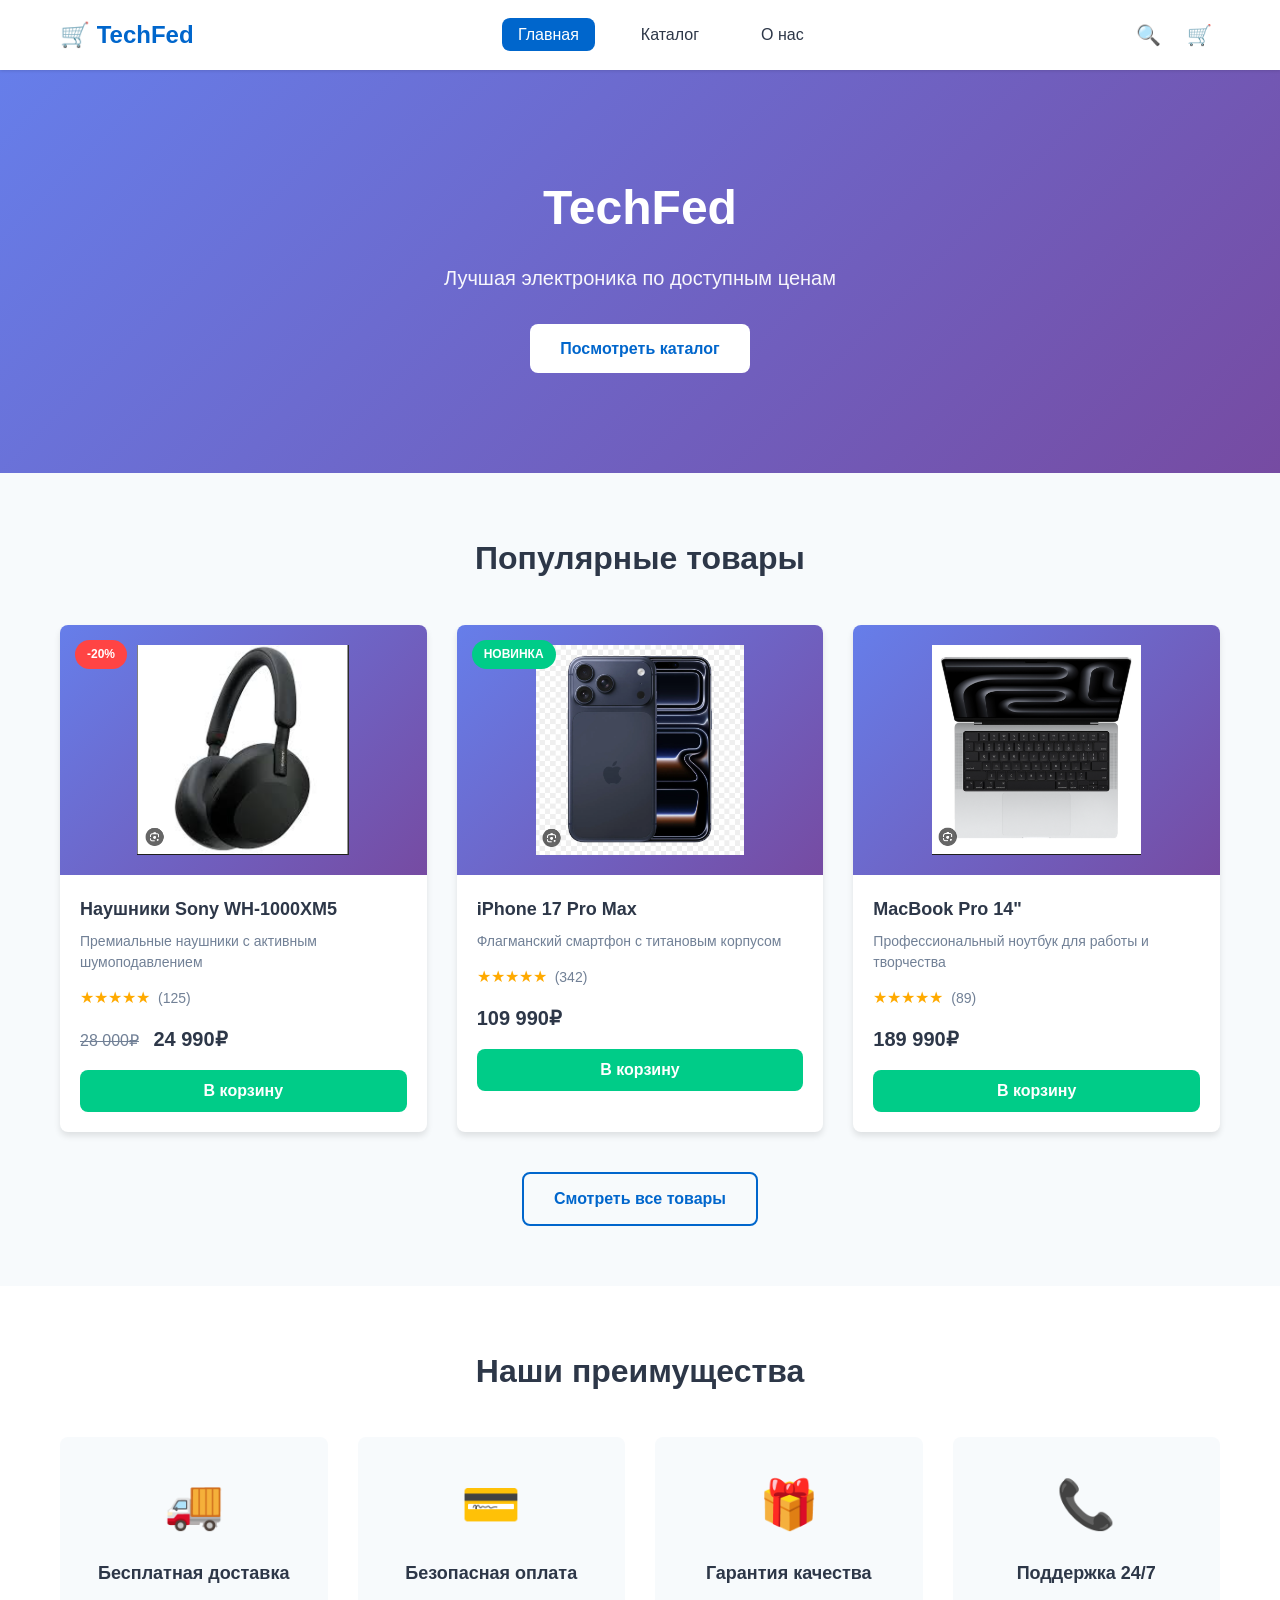
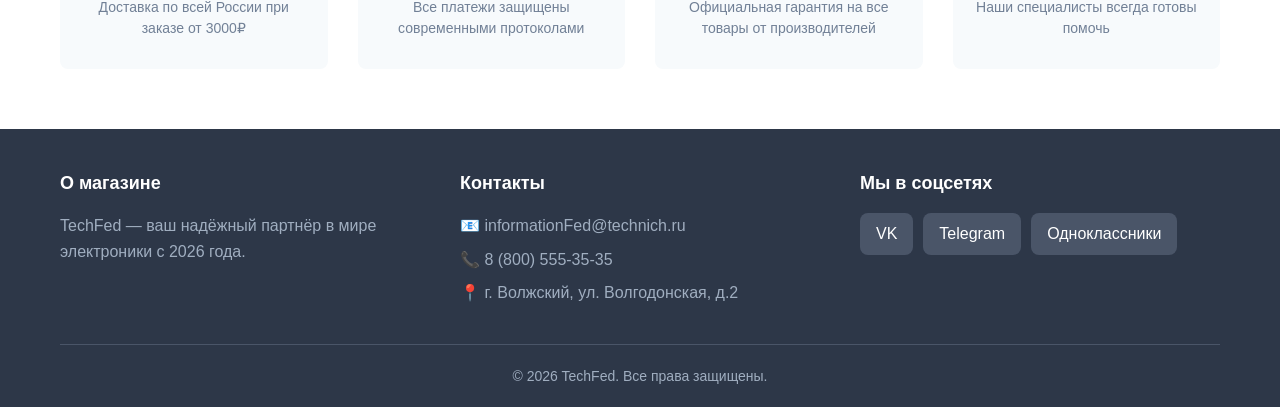
<file: index.html>
<!DOCTYPE html>
<html lang="ru">
<head>
    <meta charset="UTF-8">
    <meta name="viewport" content="width=device-width, initial-scale=1.0">
    <title>TechFed - Лучшая электроника по доступным ценам</title>
    <link rel="stylesheet" href="css/style.css">
</head>
<body>
    <header class="header">
        <div class="container header__container">
            <div class="header__logo">
                <a href="index.html">🛒 TechFed</a>
            </div>
            <nav class="header__nav">
                <ul class="nav__list">
                    <li><a href="index.html" class="nav__link active">Главная</a></li>
                    <li><a href="catalog.html" class="nav__link">Каталог</a></li>
                    <li><a href="about.html" class="nav__link">О нас</a></li>
                </ul>
            </nav>
            <div class="header__icons">
                <button class="icon-btn" aria-label="Поиск">🔍</button>
                <button class="icon-btn" aria-label="Корзина">🛒</button>
            </div>
        </div>
    </header>
    <section class="hero">
        <div class="container hero__content">
            <h1 class="hero__title">TechFed</h1>
            <p class="hero__subtitle">Лучшая электроника по доступным ценам</p>
            <a href="catalog.html" class="btn btn--primary">Посмотреть каталог</a>
        </div>
    </section>
    <section class="products-section">
        <div class="container">
            <h2 class="section-title">Популярные товары</h2>
            <div class="products-grid">
                <div class="product-card">
                    <div class="product-card__badge product-card__badge--sale">-20%</div>
                    <div class="product-card__image">
                        <img src="img/products/naushniki.png" alt="Наушники Sony WH-1000XM5">
                    </div>
                    <div class="product-card__content">
                        <h3 class="product-card__title">Наушники Sony WH-1000XM5</h3>
                        <p class="product-card__description">Премиальные наушники с активным шумоподавлением</p>
                        <div class="product-card__rating">
                            <span class="stars">★★★★★</span>
                            <span class="reviews">(125)</span>
                        </div>
                        <div class="product-card__price">
                            <span class="price-old">28 000₽</span>
                            <span class="price-current">24 990₽</span>
                        </div>
                        <button class="btn btn--success btn--full">В корзину</button>
                    </div>
                </div>
                <div class="product-card">
                    <div class="product-card__badge product-card__badge--new">НОВИНКА</div>
                    <div class="product-card__image">
                        <img src="img/products/iphone.png" alt="iPhone 17 Pro Max">
                    </div>
                    <div class="product-card__content">
                        <h3 class="product-card__title">iPhone 17 Pro Max</h3>
                        <p class="product-card__description">Флагманский смартфон с титановым корпусом</p>
                        <div class="product-card__rating">
                            <span class="stars">★★★★★</span>
                            <span class="reviews">(342)</span>
                        </div>
                        <div class="product-card__price">
                            <span class="price-current">109 990₽</span>
                        </div>
                        <button class="btn btn--success btn--full">В корзину</button>
                    </div>
                </div>

                <div class="product-card">
                    <div class="product-card__image">
                        <img src="img/products/MacBook.png" alt="MacBook Pro 14">
                    </div>
                    <div class="product-card__content">
                        <h3 class="product-card__title">MacBook Pro 14"</h3>
                        <p class="product-card__description">Профессиональный ноутбук для работы и творчества</p>
                        <div class="product-card__rating">
                            <span class="stars">★★★★★</span>
                            <span class="reviews">(89)</span>
                        </div>
                        <div class="product-card__price">
                            <span class="price-current">189 990₽</span>
                        </div>
                        <button class="btn btn--success btn--full">В корзину</button>
                    </div>
                </div>
            </div>
            <div class="text-center">
                <a href="catalog.html" class="btn btn--outline">Смотреть все товары</a>
            </div>
        </div>
    </section>
    <section class="advantages">
        <div class="container">
            <h2 class="section-title">Наши преимущества</h2>
            <div class="advantages-grid">
                <div class="advantage-card">
                    <div class="advantage-card__icon">🚚</div>
                    <h3 class="advantage-card__title">Бесплатная доставка</h3>
                    <p class="advantage-card__text">Доставка по всей России при заказе от 3000₽</p>
                </div>
                <div class="advantage-card">
                    <div class="advantage-card__icon">💳</div>
                    <h3 class="advantage-card__title">Безопасная оплата</h3>
                    <p class="advantage-card__text">Все платежи защищены современными протоколами</p>
                </div>
                <div class="advantage-card">
                    <div class="advantage-card__icon">🎁</div>
                    <h3 class="advantage-card__title">Гарантия качества</h3>
                    <p class="advantage-card__text">Официальная гарантия на все товары от производителей</p>
                </div>
                <div class="advantage-card">
                    <div class="advantage-card__icon">📞</div>
                    <h3 class="advantage-card__title">Поддержка 24/7</h3>
                    <p class="advantage-card__text">Наши специалисты всегда готовы помочь</p>
                </div>
            </div>
        </div>
    </section>
    <footer class="footer">
        <div class="container">
            <div class="footer__grid">
                <div class="footer__section">
                    <h3 class="footer__title">О магазине</h3>
                    <p class="footer__text">TechFed — ваш надёжный партнёр в мире электроники с 2026 года.</p>
                </div>
                <div class="footer__section">
                    <h3 class="footer__title">Контакты</h3>
                    <ul class="footer__contacts">
                        <li>📧 informationFed@technich.ru</li>
                        <li>📞 8 (800) 555-35-35</li>
                        <li>📍 г. Волжский, ул. Волгодонская, д.2</li>
                    </ul>
                </div>
                <div class="footer__section">
                    <h3 class="footer__title">Мы в соцсетях</h3>
                    <div class="social-links">
                        <a href="#" class="social-link">VK</a>
                        <a href="#" class="social-link">Telegram</a>
                        <a href="#" class="social-link">Одноклассники</a>
                    </div>
                </div>
            </div>
            <div class="footer__bottom">
                <p>&copy; 2026 TechFed. Все права защищены.</p>
            </div>
        </div>
    </footer>
</body>
</html>
</file>
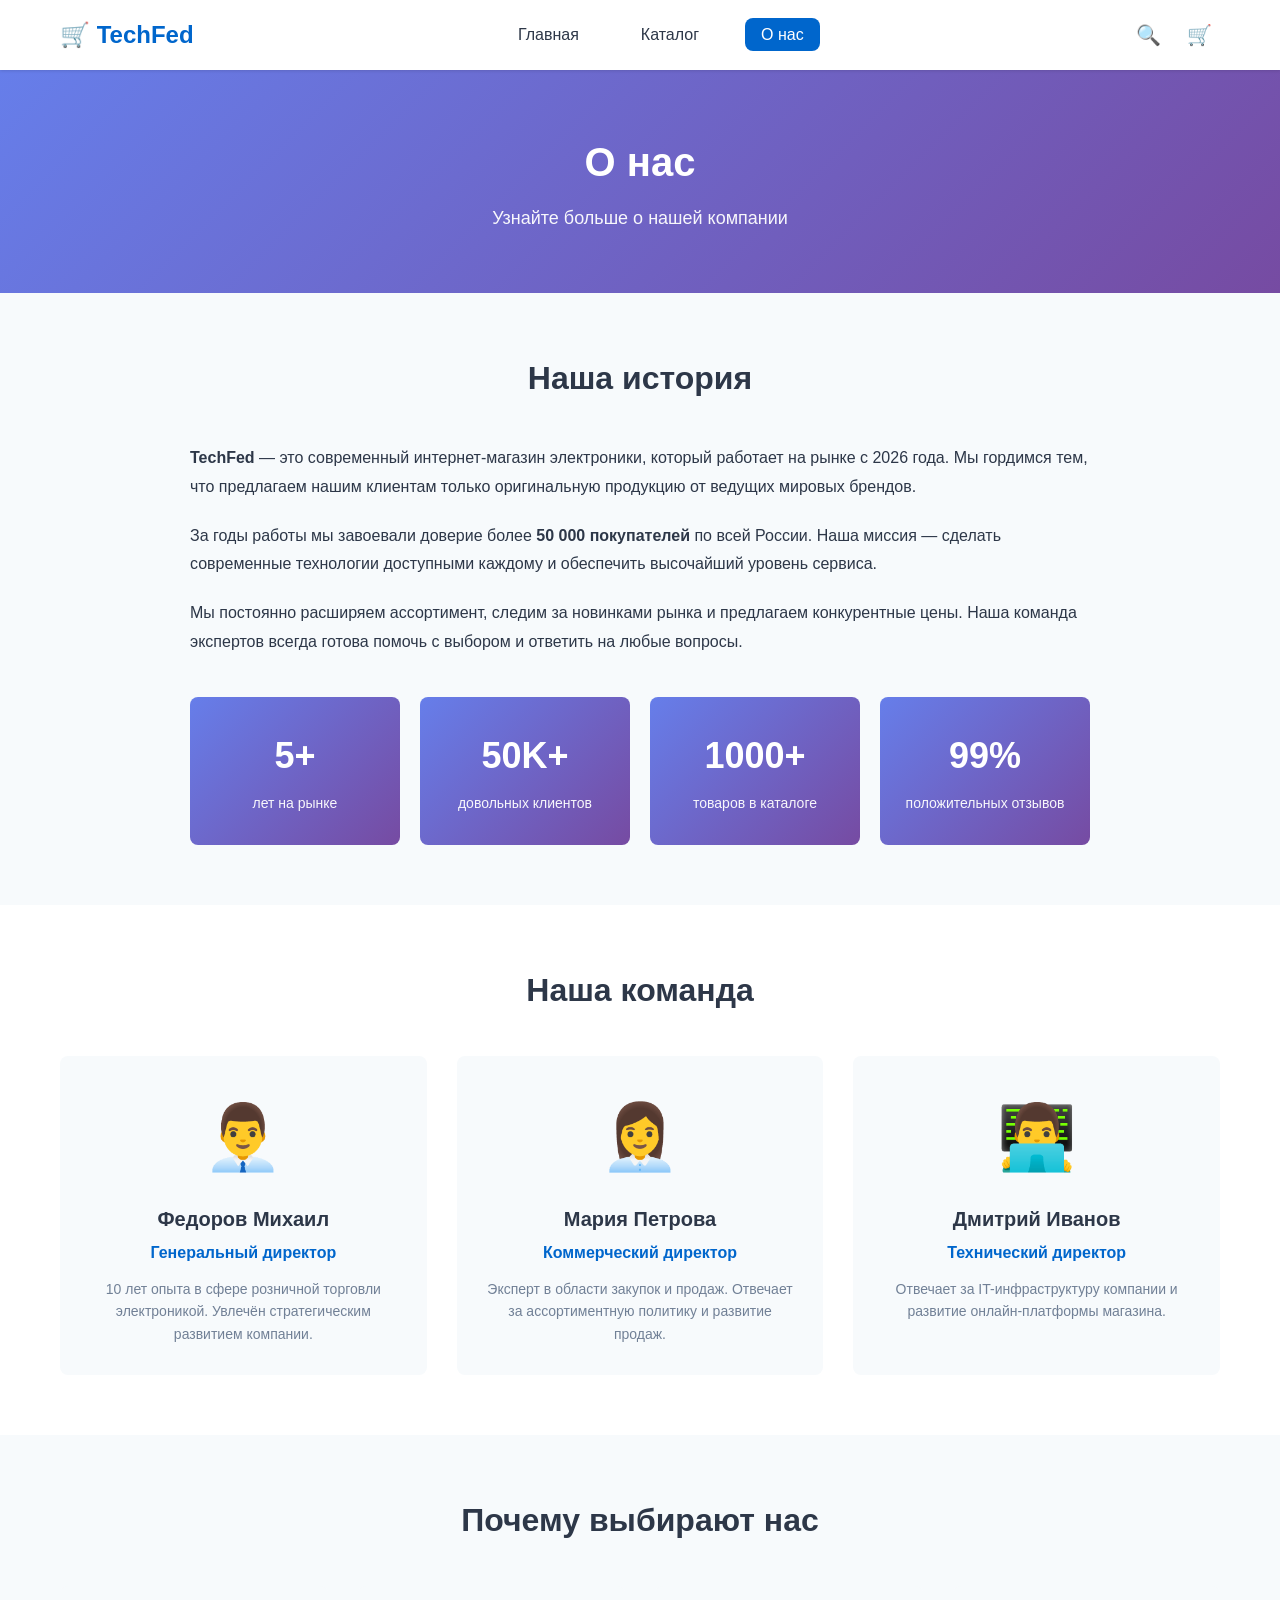
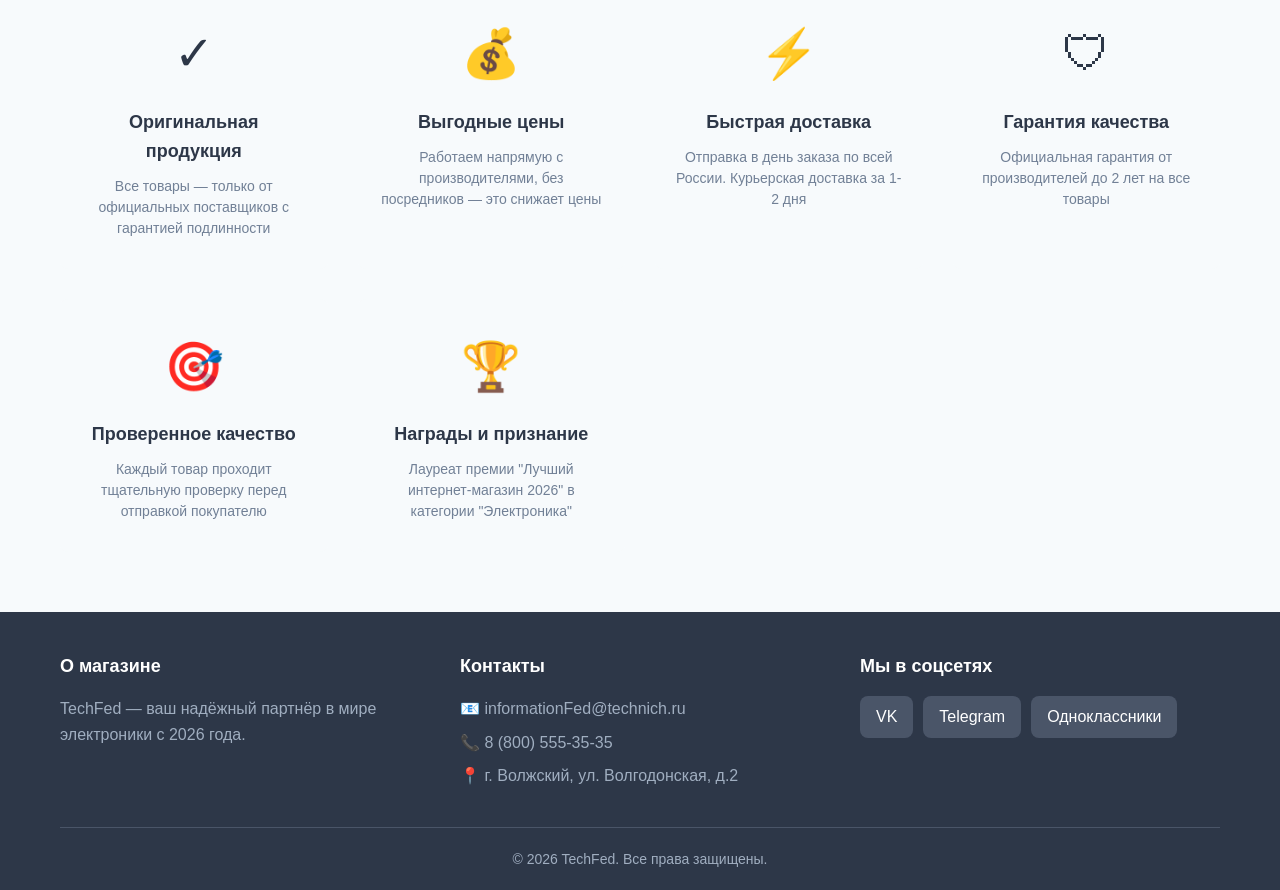
<file: about.html>
<!DOCTYPE html>
<html lang="ru">
<head>
    <meta charset="UTF-8">
    <meta name="viewport" content="width=device-width, initial-scale=1.0">
    <title>О нас - TechFed</title>
    <link rel="stylesheet" href="css/style.css">
</head>
<body>
    <header class="header">
        <div class="container header__container">
            <div class="header__logo">
                <a href="index.html">🛒 TechFed</a>
            </div>
            <nav class="header__nav">
                <ul class="nav__list">
                    <li><a href="index.html" class="nav__link">Главная</a></li>
                    <li><a href="catalog.html" class="nav__link">Каталог</a></li>
                    <li><a href="about.html" class="nav__link active">О нас</a></li>
                </ul>
            </nav>
            <div class="header__icons">
                <button class="icon-btn" aria-label="Поиск">🔍</button>
                <button class="icon-btn" aria-label="Корзина">🛒</button>
            </div>
        </div>
    </header>

    <section class="page-header">
        <div class="container">
            <h1 class="page-header__title">О нас</h1>
            <p class="page-header__subtitle">Узнайте больше о нашей компании</p>
        </div>
    </section>

    <section class="about-section">
        <div class="container">
            <div class="about-content">
                <h2 class="section-title">Наша история</h2>
                <p class="about-text">
                    <strong>TechFed</strong> — это современный интернет-магазин электроники, который работает на рынке с 2026 года. 
                    Мы гордимся тем, что предлагаем нашим клиентам только оригинальную продукцию от ведущих мировых брендов.
                </p>
                <p class="about-text">
                    За годы работы мы завоевали доверие более <strong>50 000 покупателей</strong> по всей России. 
                    Наша миссия — сделать современные технологии доступными каждому и обеспечить высочайший уровень сервиса.
                </p>
                <p class="about-text">
                    Мы постоянно расширяем ассортимент, следим за новинками рынка и предлагаем конкурентные цены. 
                    Наша команда экспертов всегда готова помочь с выбором и ответить на любые вопросы.
                </p>
                
                <div class="stats-grid">
                    <div class="stat-card">
                        <div class="stat-card__number">5+</div>
                        <div class="stat-card__label">лет на рынке</div>
                    </div>
                    <div class="stat-card">
                        <div class="stat-card__number">50K+</div>
                        <div class="stat-card__label">довольных клиентов</div>
                    </div>
                    <div class="stat-card">
                        <div class="stat-card__number">1000+</div>
                        <div class="stat-card__label">товаров в каталоге</div>
                    </div>
                    <div class="stat-card">
                        <div class="stat-card__number">99%</div>
                        <div class="stat-card__label">положительных отзывов</div>
                    </div>
                </div>
            </div>
        </div>
    </section>

    <section class="team-section">
        <div class="container">
            <h2 class="section-title">Наша команда</h2>
            <div class="team-grid">
                <div class="team-card">
                    <div class="team-card__photo">👨‍💼</div>
                    <h3 class="team-card__name">Федоров Михаил</h3>
                    <p class="team-card__position">Генеральный директор</p>
                    <p class="team-card__description">10 лет опыта в сфере розничной торговли электроникой. Увлечён стратегическим развитием компании.</p>
                </div>
                <div class="team-card">
                    <div class="team-card__photo">👩‍💼</div>
                    <h3 class="team-card__name">Мария Петрова</h3>
                    <p class="team-card__position">Коммерческий директор</p>
                    <p class="team-card__description">Эксперт в области закупок и продаж. Отвечает за ассортиментную политику и развитие продаж.</p>
                </div>
                <div class="team-card">
                    <div class="team-card__photo">👨‍💻</div>
                    <h3 class="team-card__name">Дмитрий Иванов</h3>
                    <p class="team-card__position">Технический директор</p>
                    <p class="team-card__description">Отвечает за IT-инфраструктуру компании и развитие онлайн-платформы магазина.</p>
                </div>
            </div>
        </div>
    </section>

    <section class="why-us-section">
        <div class="container">
            <h2 class="section-title">Почему выбирают нас</h2>
            <div class="advantages-grid">
                <div class="advantage-card">
                    <div class="advantage-card__icon advantage-card__icon--check">✓</div>
                    <h3 class="advantage-card__title">Оригинальная продукция</h3>
                    <p class="advantage-card__text">Все товары — только от официальных поставщиков с гарантией подлинности</p>
                </div>
                <div class="advantage-card">
                    <div class="advantage-card__icon advantage-card__icon--money">💰</div>
                    <h3 class="advantage-card__title">Выгодные цены</h3>
                    <p class="advantage-card__text">Работаем напрямую с производителями, без посредников — это снижает цены</p>
                </div>
                <div class="advantage-card">
                    <div class="advantage-card__icon advantage-card__icon--bolt">⚡</div>
                    <h3 class="advantage-card__title">Быстрая доставка</h3>
                    <p class="advantage-card__text">Отправка в день заказа по всей России. Курьерская доставка за 1-2 дня</p>
                </div>
                <div class="advantage-card">
                    <div class="advantage-card__icon advantage-card__icon--shield">🛡</div>
                    <h3 class="advantage-card__title">Гарантия качества</h3>
                    <p class="advantage-card__text">Официальная гарантия от производителей до 2 лет на все товары</p>
                </div>
                <div class="advantage-card">
                    <div class="advantage-card__icon advantage-card__icon--target">🎯</div>
                    <h3 class="advantage-card__title">Проверенное качество</h3>
                    <p class="advantage-card__text">Каждый товар проходит тщательную проверку перед отправкой покупателю</p>
                </div>
                <div class="advantage-card">
                    <div class="advantage-card__icon advantage-card__icon--trophy">🏆</div>
                    <h3 class="advantage-card__title">Награды и признание</h3>
                    <p class="advantage-card__text">Лауреат премии "Лучший интернет-магазин 2026" в категории "Электроника"</p>
                </div>
            </div>
        </div>
    </section>
    <footer class="footer">
        <div class="container">
            <div class="footer__grid">
                <div class="footer__section">
                    <h3 class="footer__title">О магазине</h3>
                    <p class="footer__text">TechFed — ваш надёжный партнёр в мире электроники с 2026 года.</p>
                </div>
                <div class="footer__section">
                    <h3 class="footer__title">Контакты</h3>
                    <ul class="footer__contacts">
                        <li>📧 informationFed@technich.ru</li>
                        <li>📞 8 (800) 555-35-35</li>
                        <li>📍 г. Волжский, ул. Волгодонская, д.2</li>
                    </ul>
                </div>
                <div class="footer__section">
                    <h3 class="footer__title">Мы в соцсетях</h3>
                    <div class="social-links">
                        <a href="#" class="social-link">VK</a>
                        <a href="#" class="social-link">Telegram</a>
                        <a href="#" class="social-link">Одноклассники</a>
                    </div>
                </div>
            </div>
            <div class="footer__bottom">
                <p>&copy; 2026 TechFed. Все права защищены.</p>
            </div>
        </div>
    </footer>
</body>
</html>
</file>
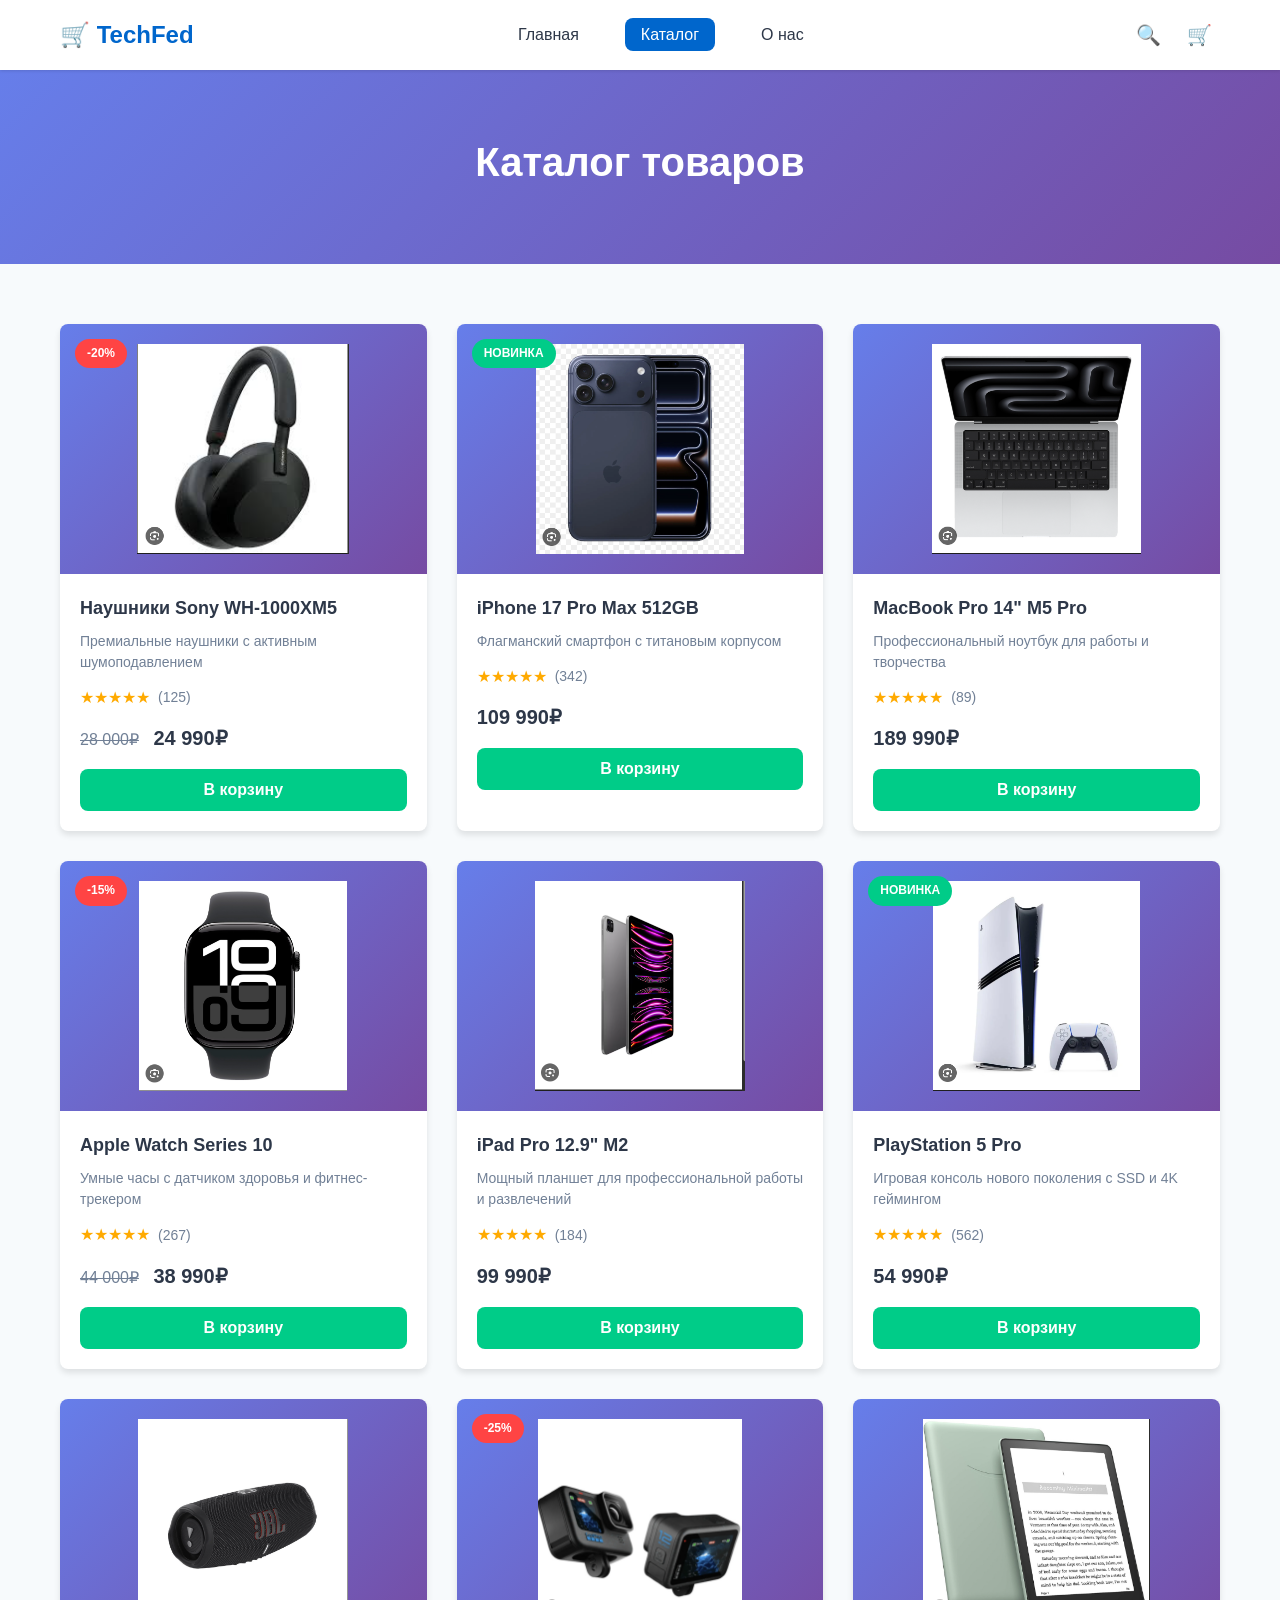
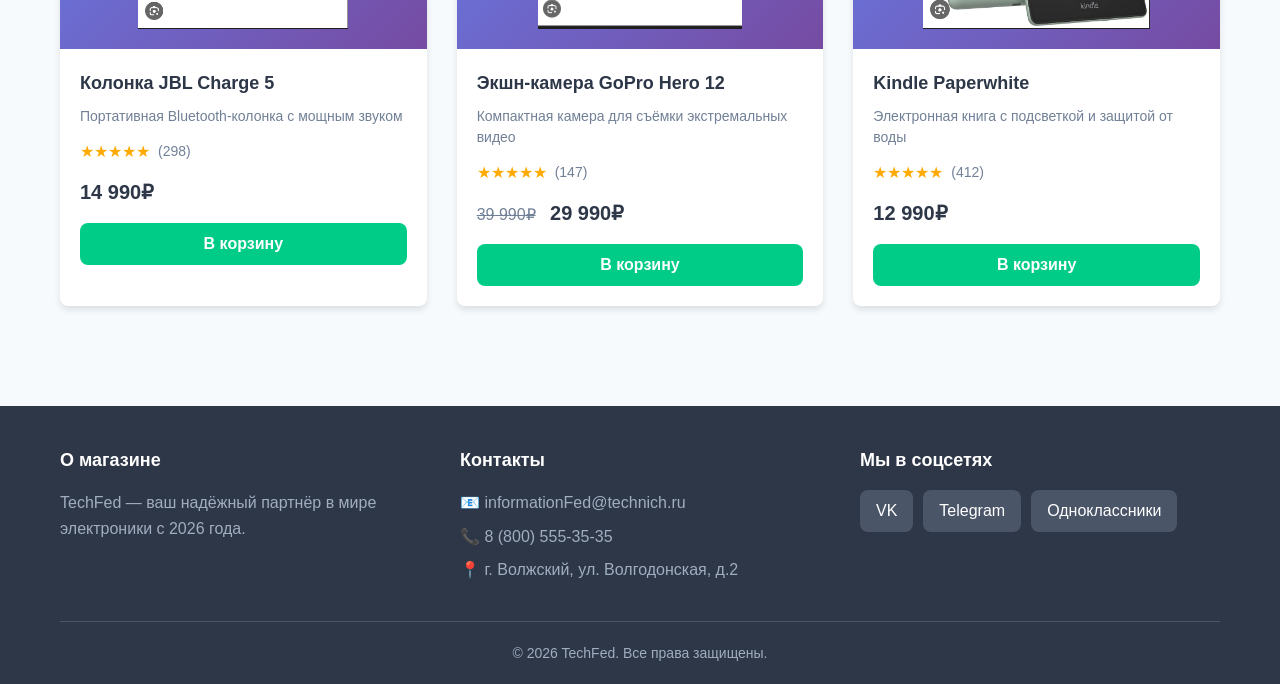
<file: catalog.html>
<!DOCTYPE html>
<html lang="ru">
<head>
    <meta charset="UTF-8">
    <meta name="viewport" content="width=device-width, initial-scale=1.0">
    <title>Каталог товаров - TechFed</title>
    <link rel="stylesheet" href="css/style.css">
</head>
<body>
    <header class="header">
        <div class="container header__container">
            <div class="header__logo">
                <a href="index.html">🛒 TechFed</a>
            </div>
            <nav class="header__nav">
                <ul class="nav__list">
                    <li><a href="index.html" class="nav__link">Главная</a></li>
                    <li><a href="catalog.html" class="nav__link active">Каталог</a></li>
                    <li><a href="about.html" class="nav__link">О нас</a></li>
                </ul>
            </nav>
            <div class="header__icons">
                <button class="icon-btn" aria-label="Поиск">🔍</button>
                <button class="icon-btn" aria-label="Корзина">🛒</button>
            </div>
        </div>
    </header>
    <section class="page-header">
        <div class="container">
            <h1 class="page-header__title">Каталог товаров</h1>
        </div>
    </section>
    <section class="products-section">
        <div class="container">
            <div class="products-grid products-grid--catalog">
                <!-- Product 1 -->
                <div class="product-card">
                    <div class="product-card__badge product-card__badge--sale">-20%</div>
                    <div class="product-card__image">
                        <img src="img/products/naushniki.png" alt="img/products/naushniki.png">
                    </div>
                    <div class="product-card__content">
                        <h3 class="product-card__title">Наушники Sony WH-1000XM5</h3>
                        <p class="product-card__description">Премиальные наушники с активным шумоподавлением</p>
                        <div class="product-card__rating">
                            <span class="stars">★★★★★</span>
                            <span class="reviews">(125)</span>
                        </div>
                        <div class="product-card__price">
                            <span class="price-old">28 000₽</span>
                            <span class="price-current">24 990₽</span>
                        </div>
                        <button class="btn btn--success btn--full">В корзину</button>
                    </div>
                </div>

                <!-- Product 2 -->
                <div class="product-card">
                    <div class="product-card__badge product-card__badge--new">НОВИНКА</div>
                    <div class="product-card__image">
                        <img src="img/products/iphone.png" alt="iPhone 17 Pro Max">
                    </div>
                    <div class="product-card__content">
                        <h3 class="product-card__title">iPhone 17 Pro Max 512GB</h3>
                        <p class="product-card__description">Флагманский смартфон с титановым корпусом</p>
                        <div class="product-card__rating">
                            <span class="stars">★★★★★</span>
                            <span class="reviews">(342)</span>
                        </div>
                        <div class="product-card__price">
                            <span class="price-current">109 990₽</span>
                        </div>
                        <button class="btn btn--success btn--full">В корзину</button>
                    </div>
                </div>

                <!-- Product 3 -->
                <div class="product-card">
                    <div class="product-card__image">
                        <img src="img/products/MacBook.png" alt="MacBook Pro 14">
                    </div>
                    <div class="product-card__content">
                        <h3 class="product-card__title">MacBook Pro 14" M5 Pro</h3>
                        <p class="product-card__description">Профессиональный ноутбук для работы и творчества</p>
                        <div class="product-card__rating">
                            <span class="stars">★★★★★</span>
                            <span class="reviews">(89)</span>
                        </div>
                        <div class="product-card__price">
                            <span class="price-current">189 990₽</span>
                        </div>
                        <button class="btn btn--success btn--full">В корзину</button>
                    </div>
                </div>

                <!-- Product 4 -->
                <div class="product-card">
                    <div class="product-card__badge product-card__badge--sale">-15%</div>
                    <div class="product-card__image">
                        <img src="img/products/Apple Watch.png" alt="Apple Watch Series 10">
                    </div>
                    <div class="product-card__content">
                        <h3 class="product-card__title">Apple Watch Series 10</h3>
                        <p class="product-card__description">Умные часы с датчиком здоровья и фитнес-трекером</p>
                        <div class="product-card__rating">
                            <span class="stars">★★★★★</span>
                            <span class="reviews">(267)</span>
                        </div>
                        <div class="product-card__price">
                            <span class="price-old">44 000₽</span>
                            <span class="price-current">38 990₽</span>
                        </div>
                        <button class="btn btn--success btn--full">В корзину</button>
                    </div>
                </div>

                <!-- Product 5 -->
                <div class="product-card">
                    <div class="product-card__image">
                        <img src="img/products/planshet.png" alt="iPad Pro 12.9">
                    </div>
                    <div class="product-card__content">
                        <h3 class="product-card__title">iPad Pro 12.9" M2</h3>
                        <p class="product-card__description">Мощный планшет для профессиональной работы и развлечений</p>
                        <div class="product-card__rating">
                            <span class="stars">★★★★★</span>
                            <span class="reviews">(184)</span>
                        </div>
                        <div class="product-card__price">
                            <span class="price-current">99 990₽</span>
                        </div>
                        <button class="btn btn--success btn--full">В корзину</button>
                    </div>
                </div>

                <!-- Product 6 -->
                <div class="product-card">
                    <div class="product-card__badge product-card__badge--new">НОВИНКА</div>
                    <div class="product-card__image">
                        <img src="img/products/Playstation.png" alt="PlayStation 5 Pro">
                    </div>
                    <div class="product-card__content">
                        <h3 class="product-card__title">PlayStation 5 Pro</h3>
                        <p class="product-card__description">Игровая консоль нового поколения с SSD и 4K геймингом</p>
                        <div class="product-card__rating">
                            <span class="stars">★★★★★</span>
                            <span class="reviews">(562)</span>
                        </div>
                        <div class="product-card__price">
                            <span class="price-current">54 990₽</span>
                        </div>
                        <button class="btn btn--success btn--full">В корзину</button>
                    </div>
                </div>

                <!-- Product 7 -->
                <div class="product-card">
                    <div class="product-card__image">
                        <img src="img/products/Kolonka.png" alt="JBL Charge 5">
                    </div>
                    <div class="product-card__content">
                        <h3 class="product-card__title">Колонка JBL Charge 5</h3>
                        <p class="product-card__description">Портативная Bluetooth-колонка с мощным звуком</p>
                        <div class="product-card__rating">
                            <span class="stars">★★★★★</span>
                            <span class="reviews">(298)</span>
                        </div>
                        <div class="product-card__price">
                            <span class="price-current">14 990₽</span>
                        </div>
                        <button class="btn btn--success btn--full">В корзину</button>
                    </div>
                </div>

                <!-- Product 8 -->
                <div class="product-card">
                    <div class="product-card__badge product-card__badge--sale">-25%</div>
                    <div class="product-card__image">
                        <img src="img/products/GoPro.png" alt="GoPro Hero 12">
                    </div>
                    <div class="product-card__content">
                        <h3 class="product-card__title">Экшн-камера GoPro Hero 12</h3>
                        <p class="product-card__description">Компактная камера для съёмки экстремальных видео</p>
                        <div class="product-card__rating">
                            <span class="stars">★★★★★</span>
                            <span class="reviews">(147)</span>
                        </div>
                        <div class="product-card__price">
                            <span class="price-old">39 990₽</span>
                            <span class="price-current">29 990₽</span>
                        </div>
                        <button class="btn btn--success btn--full">В корзину</button>
                    </div>
                </div>

                <!-- Product 9 -->
                <div class="product-card">
                    <div class="product-card__image">
                        <img src="img/products/Book.png" alt="Kindle Paperwhite">
                    </div>
                    <div class="product-card__content">
                        <h3 class="product-card__title">Kindle Paperwhite</h3>
                        <p class="product-card__description">Электронная книга с подсветкой и защитой от воды</p>
                        <div class="product-card__rating">
                            <span class="stars">★★★★★</span>
                            <span class="reviews">(412)</span>
                        </div>
                        <div class="product-card__price">
                            <span class="price-current">12 990₽</span>
                        </div>
                        <button class="btn btn--success btn--full">В корзину</button>
                    </div>
                </div>
            </div>
        </div>
    </section>
    <footer class="footer">
        <div class="container">
            <div class="footer__grid">
                <div class="footer__section">
                    <h3 class="footer__title">О магазине</h3>
                    <p class="footer__text">TechFed — ваш надёжный партнёр в мире электроники с 2026 года.</p>
                </div>
                <div class="footer__section">
                    <h3 class="footer__title">Контакты</h3>
                    <ul class="footer__contacts">
                        <li>📧 informationFed@technich.ru</li>
                        <li>📞 8 (800) 555-35-35</li>
                        <li>📍 г. Волжский, ул. Волгодонская, д.2</li>
                    </ul>
                </div>
                <div class="footer__section">
                    <h3 class="footer__title">Мы в соцсетях</h3>
                    <div class="social-links">
                        <a href="#" class="social-link">VK</a>
                        <a href="#" class="social-link">Telegram</a>
                        <a href="#" class="social-link">Одноклассники</a>
                    </div>
                </div>
            </div>
            <div class="footer__bottom">
                <p>&copy; 2026 TechFed. Все права защищены.</p>
            </div>
        </div>
    </footer>
</body>
</html>
</file>
<file: css/style.css>
* {
    margin: 0;
    padding: 0;
    box-sizing: border-box;
}

:root {
    --color-primary: #0066cc;
    --color-primary-dark: #0052a3;
    --color-secondary: #00ccaa;
    --color-success: #00cc88;
    --color-danger: #ff4444;
    --color-warning: #ffaa00;
    --color-dark: #2d3748;
    --color-gray: #718096;
    --color-light: #f7fafc;
    --color-white: #ffffff;
    --font-family: 'Segoe UI', Tahoma, Geneva, Verdana, sans-serif;
    --shadow-sm: 0 1px 3px rgba(0,0,0,0.12);
    --shadow-md: 0 4px 6px rgba(0,0,0,0.1);
    --shadow-lg: 0 10px 25px rgba(0,0,0,0.1);
    --radius: 8px;
    --transition: all 0.3s ease;
}

body {
    font-family: var(--font-family);
    font-size: 16px;
    line-height: 1.6;
    color: var(--color-dark);
    background-color: var(--color-light);
}

.container {
    max-width: 1200px;
    margin: 0 auto;
    padding: 0 20px;
}

.header {
    background: var(--color-white);
    box-shadow: var(--shadow-sm);
    position: sticky;
    top: 0;
    z-index: 1000;
}

.header__container {
    display: flex;
    align-items: center;
    justify-content: space-between;
    padding: 15px 20px;
}

.header__logo a {
    font-size: 24px;
    font-weight: bold;
    color: var(--color-primary);
    text-decoration: none;
}

.nav__list {
    display: flex;
    list-style: none;
    gap: 30px;
}

.nav__link {
    text-decoration: none;
    color: var(--color-dark);
    font-weight: 500;
    padding: 8px 16px;
    border-radius: var(--radius);
    transition: var(--transition);
}

.nav__link:hover,
.nav__link.active {
    background: var(--color-primary);
    color: var(--color-white);
}

.header__icons {
    display: flex;
    gap: 10px;
}

.icon-btn {
    background: none;
    border: none;
    font-size: 20px;
    cursor: pointer;
    padding: 8px;
    border-radius: var(--radius);
    transition: var(--transition);
}

.icon-btn:hover {
    background: var(--color-light);
}

.hero {
    background: linear-gradient(135deg, #667eea 0%, #764ba2 100%);
    color: var(--color-white);
    padding: 100px 20px;
    text-align: center;
}

.hero__title {
    font-size: 48px;
    margin-bottom: 15px;
    animation: fadeInUp 0.8s ease;
}

.hero__subtitle {
    font-size: 20px;
    margin-bottom: 30px;
    opacity: 0.95;
    animation: fadeInUp 0.8s ease 0.2s backwards;
}

.btn {
    display: inline-block;
    padding: 12px 30px;
    border: none;
    border-radius: var(--radius);
    font-size: 16px;
    font-weight: 600;
    text-decoration: none;
    cursor: pointer;
    transition: var(--transition);
    text-align: center;
}

.btn--primary {
    background: var(--color-white);
    color: var(--color-primary);
    animation: fadeInUp 0.8s ease 0.4s backwards;
}

.btn--primary:hover {
    transform: translateY(-2px);
    box-shadow: var(--shadow-lg);
}

.btn--success {
    background: var(--color-success);
    color: var(--color-white);
}

.btn--success:hover {
    background: #00bb77;
    transform: translateY(-2px);
    box-shadow: var(--shadow-md);
}

.btn--outline {
    background: transparent;
    border: 2px solid var(--color-primary);
    color: var(--color-primary);
}

.btn--outline:hover {
    background: var(--color-primary);
    color: var(--color-white);
}

.btn--full {
    width: 100%;
}

.section-title {
    font-size: 32px;
    text-align: center;
    margin-bottom: 40px;
    color: var(--color-dark);
}

.products-section {
    padding: 60px 0;
}

.products-grid {
    display: grid;
    grid-template-columns: repeat(3, 1fr);
    gap: 30px;
    margin-bottom: 40px;
}

.products-grid--catalog {
    grid-template-columns: repeat(3, 1fr);
}

.product-card {
    background: var(--color-white);
    border-radius: var(--radius);
    overflow: hidden;
    box-shadow: var(--shadow-md);
    transition: var(--transition);
    position: relative;
}

.product-card:hover {
    transform: translateY(-5px);
    box-shadow: var(--shadow-lg);
}

.product-card__badge {
    position: absolute;
    top: 15px;
    left: 15px;
    padding: 5px 12px;
    border-radius: 20px;
    font-size: 12px;
    font-weight: bold;
    color: var(--color-white);
    z-index: 1;
}

.product-card__badge--sale {
    background: var(--color-danger);
}

.product-card__badge--new {
    background: var(--color-success);
}

.product-card__image {
    height: 250px;
    background: linear-gradient(135deg, #667eea 0%, #764ba2 100%);
    display: flex;
    align-items: center;
    justify-content: center;
    padding: 20px;
}

.product-card__image img {
    max-width: 100%;
    max-height: 100%;
    object-fit: contain;
}

.product-card__content {
    padding: 20px;
}

.product-card__title {
    font-size: 18px;
    margin-bottom: 8px;
    color: var(--color-dark);
}

.product-card__description {
    font-size: 14px;
    color: var(--color-gray);
    margin-bottom: 12px;
    line-height: 1.5;
}

.product-card__rating {
    display: flex;
    align-items: center;
    gap: 8px;
    margin-bottom: 12px;
}

.stars {
    color: var(--color-warning);
}

.reviews {
    color: var(--color-gray);
    font-size: 14px;
}

.product-card__price {
    margin-bottom: 15px;
}

.price-old {
    text-decoration: line-through;
    color: var(--color-gray);
    margin-right: 10px;
}

.price-current {
    font-size: 20px;
    font-weight: bold;
    color: var(--color-dark);
}

.advantages {
    padding: 60px 0;
    background: var(--color-white);
}

.advantages-grid {
    display: grid;
    grid-template-columns: repeat(4, 1fr);
    gap: 30px;
}

.advantage-card {
    text-align: center;
    padding: 30px 20px;
    background: var(--color-light);
    border-radius: var(--radius);
    transition: var(--transition);
}

.advantage-card:hover {
    transform: translateY(-5px);
    box-shadow: var(--shadow-md);
}

.advantage-card__icon {
    font-size: 48px;
    margin-bottom: 15px;
}

.advantage-card__title {
    font-size: 18px;
    margin-bottom: 10px;
    color: var(--color-dark);
}

.advantage-card__text {
    font-size: 14px;
    color: var(--color-gray);
    line-height: 1.5;
}

.page-header {
    background: linear-gradient(135deg, #667eea 0%, #764ba2 100%);
    color: var(--color-white);
    padding: 60px 0;
    text-align: center;
}

.page-header__title {
    font-size: 40px;
    margin-bottom: 10px;
}

.page-header__subtitle {
    font-size: 18px;
    opacity: 0.95;
}

.about-section {
    padding: 60px 0;
}

.about-content {
    max-width: 900px;
    margin: 0 auto;
}

.about-text {
    margin-bottom: 20px;
    line-height: 1.8;
    color: var(--color-dark);
}

.stats-grid {
    display: grid;
    grid-template-columns: repeat(4, 1fr);
    gap: 20px;
    margin-top: 40px;
}

.stat-card {
    background: linear-gradient(135deg, #667eea 0%, #764ba2 100%);
    color: var(--color-white);
    padding: 30px 20px;
    border-radius: var(--radius);
    text-align: center;
}

.stat-card__number {
    font-size: 36px;
    font-weight: bold;
    margin-bottom: 8px;
}

.stat-card__label {
    font-size: 14px;
    opacity: 0.95;
}

.team-section {
    padding: 60px 0;
    background: var(--color-white);
}

.team-grid {
    display: grid;
    grid-template-columns: repeat(3, 1fr);
    gap: 30px;
}

.team-card {
    background: var(--color-light);
    padding: 30px;
    border-radius: var(--radius);
    text-align: center;
    transition: var(--transition);
}

.team-card:hover {
    transform: translateY(-5px);
    box-shadow: var(--shadow-md);
}

.team-card__photo {
    font-size: 64px;
    margin-bottom: 15px;
}

.team-card__name {
    font-size: 20px;
    margin-bottom: 5px;
    color: var(--color-dark);
}

.team-card__position {
    color: var(--color-primary);
    font-weight: 600;
    margin-bottom: 12px;
}

.team-card__description {
    font-size: 14px;
    color: var(--color-gray);
    line-height: 1.6;
}

.why-us-section {
    padding: 60px 0;
    background: var(--color-light);
}

.footer {
    background: var(--color-dark);
    color: var(--color-white);
    padding: 40px 0 20px;
}

.footer__grid {
    display: grid;
    grid-template-columns: repeat(3, 1fr);
    gap: 40px;
    margin-bottom: 30px;
}

.footer__title {
    font-size: 18px;
    margin-bottom: 15px;
    color: var(--color-white);
}

.footer__text {
    color: #a0aec0;
    line-height: 1.6;
}

.footer__contacts {
    list-style: none;
}

.footer__contacts li {
    margin-bottom: 8px;
    color: #a0aec0;
}

.social-links {
    display: flex;
    gap: 10px;
}

.social-link {
    display: inline-block;
    padding: 8px 16px;
    background: #4a5568;
    color: var(--color-white);
    text-decoration: none;
    border-radius: var(--radius);
    transition: var(--transition);
}

.social-link:hover {
    background: var(--color-primary);
}

.footer__bottom {
    text-align: center;
    padding-top: 20px;
    border-top: 1px solid #4a5568;
    color: #a0aec0;
    font-size: 14px;
}

.text-center {
    text-align: center;
}

@keyframes fadeInUp {
    from {
        opacity: 0;
        transform: translateY(30px);
    }
    to {
        opacity: 1;
        transform: translateY(0);
    }
}

@media (max-width: 1199px) {
    .products-grid,
    .products-grid--catalog {
        grid-template-columns: repeat(2, 1fr);
    }
    
    .advantages-grid {
        grid-template-columns: repeat(2, 1fr);
    }
    
    .stats-grid {
        grid-template-columns: repeat(2, 1fr);
    }
    
    .team-grid {
        grid-template-columns: repeat(2, 1fr);
    }
}

@media (max-width: 767px) {
    .header__container {
        flex-direction: column;
        gap: 15px;
    }
    
    .nav__list {
        gap: 15px;
    }
    
    .hero__title {
        font-size: 36px;
    }
    
    .hero__subtitle {
        font-size: 18px;
    }
    
    .section-title {
        font-size: 28px;
    }
    
    .products-grid,
    .products-grid--catalog {
        grid-template-columns: 1fr;
    }
    
    .advantages-grid {
        grid-template-columns: 1fr;
    }
    
    .stats-grid {
        grid-template-columns: repeat(2, 1fr);
    }
    
    .team-grid {
        grid-template-columns: 1fr;
    }
    
    .footer__grid {
        grid-template-columns: 1fr;
        gap: 30px;
    }
}

@media (max-width: 575px) {
    .container {
        padding: 0 15px;
    }
    
    .hero {
        padding: 60px 15px;
    }
    
    .hero__title {
        font-size: 28px;
    }
    
    .hero__subtitle {
        font-size: 16px;
    }
    
    .btn {
        padding: 10px 20px;
        font-size: 14px;
    }
    
    .section-title {
        font-size: 24px;
        margin-bottom: 30px;
    }
    
    .products-section,
    .advantages,
    .about-section,
    .team-section,
    .why-us-section {
        padding: 40px 0;
    }
    
    .product-card__image {
        height: 200px;
    }
    
    .stat-card__number {
        font-size: 28px;
    }
    
    .page-header {
        padding: 40px 0;
    }
    
    .page-header__title {
        font-size: 32px;
    }
}

@media print {
    .header,
    .footer,
    .btn {
        display: none;
    }
}
</file>
